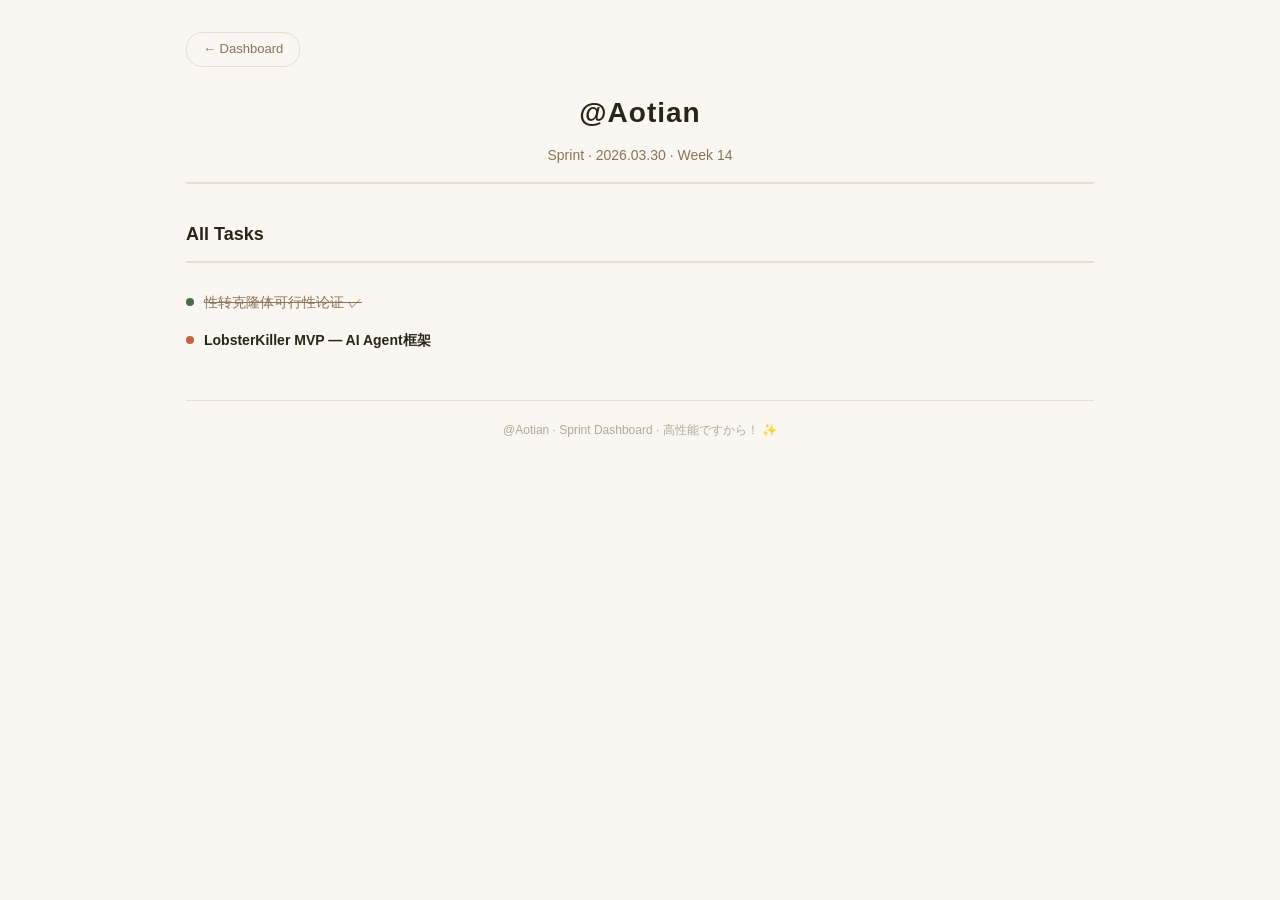
<file: aotian.html>
<!DOCTYPE html>
<html lang="zh-CN">
<head>
<meta charset="UTF-8">
<meta name="viewport" content="width=device-width, initial-scale=1.0">
<title>@Aotian · Sprint</title>
<style>* { margin: 0; padding: 0; box-sizing: border-box; }
body { font-family: -apple-system, "Helvetica Neue", "PingFang SC", "Hiragino Sans GB", sans-serif; background: #FAF6F1; color: #2C2418; padding: 32px 36px; max-width: 980px; margin: 0 auto; line-height: 1.6; }
.header { text-align: center; margin-bottom: 24px; padding-bottom: 16px; border-bottom: 2px solid #E8DDD0; }
.header h1 { font-size: 28px; font-weight: 700; letter-spacing: 1px; }
.header .meta { font-size: 14px; color: #8B7355; margin-top: 8px; }
.stats { display: flex; justify-content: center; gap: 24px; margin-top: 16px; }
.stat-pill { display: inline-flex; align-items: center; gap: 6px; padding: 6px 16px; border-radius: 20px; font-size: 13px; font-weight: 600; }
.stat-urgent { background: #F5E6E0; color: #8B2E1A; }
.stat-normal { background: #E0E8F0; color: #2A4A66; }
.stat-total { background: #E8E0D6; color: #5A4A3A; }

/* Floating sidebar */
.float-sidebar { position: fixed; top: 50%; left: 24px; transform: translateY(-50%); width: 120px; background: #2C2418; border-radius: 14px; padding: 20px 16px; display: flex; flex-direction: column; gap: 4px; z-index: 100; box-shadow: 0 4px 20px rgba(0,0,0,0.15); }
@media (max-width: 900px) { .float-sidebar { display: none; } }
.float-sidebar-title { font-size: 10px; font-weight: 600; color: #8B7355; text-transform: uppercase; letter-spacing: 2px; margin-bottom: 12px; padding-bottom: 10px; border-bottom: 1px solid #4A3A28; }
.float-sidebar-link { display: block; font-size: 13px; font-weight: 500; color: #D0C8BC; text-decoration: none; padding: 8px 12px; border-radius: 8px; transition: all 0.15s; }
.float-sidebar-link:hover { background: #4A3A28; color: #FAF6F1; }
.float-sidebar-link .dot { display: inline-block; width: 8px; height: 8px; border-radius: 50%; margin-right: 8px; }
.dot-rust { background: #C4633E; }
.dot-blue { background: #5A8AB0; }
.dot-green { background: #6A8B6A; }
.float-sidebar-footer { margin-top: 12px; padding-top: 10px; border-top: 1px solid #4A3A28; font-size: 10px; color: #5A4A3A; line-height: 1.4; }

/* Cards */
.cards-row { display: grid; grid-template-columns: 1fr 1fr; gap: 16px; margin-bottom: 24px; }
@media (max-width: 700px) { .cards-row { grid-template-columns: 1fr; } }
.card { background: #FFF; border-radius: 16px; padding: 22px 24px; border: 1px solid #E8DDD0; position: relative; overflow: hidden; }
.card::before { content: ''; position: absolute; left: 0; top: 0; bottom: 0; width: 5px; }
.card.accent-rust::before { background: #C4633E; }
.card.accent-blue::before { background: #3D6080; }
.card.accent-green::before { background: #4A6B4A; }
.card-header { display: flex; justify-content: space-between; align-items: flex-start; margin-bottom: 20px; }
.card-title { font-size: 20px; font-weight: 700; }
.card.accent-rust .card-title { color: #8B4A2A; }
.card.accent-blue .card-title { color: #2A4A66; }
.card.accent-green .card-title { color: #3A5A3A; }
.owner-tag { font-size: 12px; padding: 4px 12px; border-radius: 12px; font-weight: 600; }
.card.accent-rust .owner-tag { background: #F5E6E0; color: #8B4A2A; }
.card.accent-blue .owner-tag { background: #E0E8F0; color: #2A4A66; }
.card.accent-green .owner-tag { background: #D4E8D0; color: #3A5A3A; }
.card-desc { font-size: 13px; color: #8B7355; margin-bottom: 20px; }

/* Pipeline */
.pipeline { display: flex; align-items: center; margin-bottom: 20px; }
.pipeline-stage { padding: 6px 16px; font-size: 13px; font-weight: 500; color: #B0A898; border-radius: 6px; }
.pipeline-stage.active { font-weight: 700; color: #FFF; }
.card.accent-rust .pipeline-stage.active { background: #C4633E; }
.card.accent-blue .pipeline-stage.active { background: #3D6080; }
.card.accent-green .pipeline-stage.active { background: #4A6B4A; }
.pipeline-stage.done { color: #8B7355; text-decoration: line-through; }
.pipeline-arrow { color: #D0C8BC; font-size: 14px; margin: 0 4px; }

/* Progress */
.progress-row { display: flex; align-items: center; gap: 16px; margin-bottom: 20px; }
.progress-label { font-size: 12px; font-weight: 600; color: #8B7355; text-transform: uppercase; letter-spacing: 1px; min-width: 72px; }
.progress-bar { flex: 1; height: 12px; background: #E8E0D6; border-radius: 6px; overflow: hidden; }
.progress-fill { height: 100%; border-radius: 6px; }
.card.accent-rust .progress-fill { background: linear-gradient(90deg, #C4633E, #D4845A); }
.card.accent-blue .progress-fill { background: linear-gradient(90deg, #3D6080, #5A8AB0); }
.card.accent-green .progress-fill { background: linear-gradient(90deg, #4A6B4A, #6A8B6A); }
.progress-pct { font-size: 14px; font-weight: 700; }
.card.accent-rust .progress-pct { color: #C4633E; }
.card.accent-blue .progress-pct { color: #3D6080; }
.card.accent-green .progress-pct { color: #4A6B4A; }

/* Info grid */
.info-grid { display: grid; grid-template-columns: 72px 1fr; gap: 8px 16px; margin-bottom: 20px; }
.info-label { font-size: 12px; font-weight: 600; color: #8B7355; text-transform: uppercase; letter-spacing: 1px; padding-top: 2px; }
.info-value { font-size: 14px; }
.info-value.blocker { color: #8B2E1A; font-weight: 600; }

/* Milestones */
.milestones { list-style: none; }
.milestones li { font-size: 13px; padding: 4px 0; display: flex; align-items: center; gap: 8px; }
.ms-icon { width: 20px; height: 20px; border-radius: 50%; display: flex; align-items: center; justify-content: center; font-size: 11px; flex-shrink: 0; }
.ms-done { background: #D4E8D0; color: #3A5A3A; }
.ms-active { background: #F5E6E0; color: #8B2E1A; font-weight: 700; }
.ms-todo { background: #E8E0D6; color: #B0A898; }
.ms-text-done { color: #8B7355; text-decoration: line-through; }
.ms-text-active { color: #2C2418; font-weight: 600; }
.ms-text-todo { color: #B0A898; }

/* Section */
.section-title { font-size: 18px; font-weight: 700; margin: 36px 0 20px; padding-bottom: 12px; border-bottom: 2px solid #E8DDD0; }

/* Kanban */
.kanban { display: grid; grid-template-columns: 1fr 1fr 1fr; gap: 16px; margin-bottom: 32px; }
@media (max-width: 600px) { .kanban { grid-template-columns: 1fr; } }
.kanban-col { background: #F5F0EA; border-radius: 12px; padding: 12px; max-height: 360px; overflow-y: auto; scrollbar-width: none; -ms-overflow-style: none; }
.kanban-col::-webkit-scrollbar { display: none; }
.kanban-header { font-size: 12px; font-weight: 700; text-transform: uppercase; letter-spacing: 2px; padding: 8px 12px; border-radius: 8px; margin-bottom: 12px; text-align: center; }
.kanban-todo { background: #F5E6E0; color: #8B2E1A; }
.kanban-progress { background: #FFF3D6; color: #8B6914; }
.kanban-done { background: #D4E8D0; color: #3A5A3A; }
.kanban-card { background: #FFF; border-radius: 8px; padding: 10px 14px; margin-bottom: 8px; font-size: 13px; color: #2C2418; border-left: 3px solid #E8DDD0; box-shadow: 0 1px 3px rgba(0,0,0,0.04); }
.kanban-card.active { border-left-color: #C4633E; font-weight: 600; }
.kanban-card.done { border-left-color: #4A6B4A; color: #8B7355; text-decoration: line-through; }
.kanban-card.dim { color: #B0A898; }
.kanban-owner { float: right; font-size: 11px; font-weight: 400; color: #8B7355; background: #F5F0EA; padding: 2px 8px; border-radius: 10px; }

/* Sprint list */
.sprint-group { margin-bottom: 20px; }
.sprint-owner { font-size: 14px; font-weight: 700; color: #5A4A3A; margin-bottom: 8px; }
.sprint-list { list-style: none; }
.sprint-list li { font-size: 14px; padding: 6px 0 6px 16px; position: relative; }
.sprint-list li::before { content: ''; position: absolute; left: 0; top: 50%; transform: translateY(-50%); width: 8px; height: 8px; border-radius: 50%; }
.sprint-list li.urgent::before { background: #C4633E; }
.sprint-list li.normal::before { background: #5A8AB0; }
.sprint-list li.backlog::before { background: #D0C8BC; }
.sprint-list li.urgent { font-weight: 600; }

/* Task list (user pages) */
.task-list { list-style: none; }
.task-list li { font-size: 14px; padding: 8px 0 8px 18px; position: relative; }
.task-list li::before { content: ''; position: absolute; left: 0; top: 50%; transform: translateY(-50%); width: 8px; height: 8px; border-radius: 50%; }
.task-list li.urgent::before { background: #C4633E; }
.task-list li.normal::before { background: #5A8AB0; }
.task-list li.done-item::before { background: #4A6B4A; }
.task-list li.urgent { font-weight: 600; }
.task-list li.done-item { color: #8B7355; text-decoration: line-through; }

/* Back link */
.back { display: inline-block; font-size: 13px; color: #8B7355; text-decoration: none; margin-bottom: 24px; padding: 6px 16px; border-radius: 16px; border: 1px solid #E8DDD0; }
.back:hover { background: #2C2418; color: #FAF6F1; border-color: #2C2418; }

.footer { text-align: center; font-size: 12px; color: #B0A898; margin-top: 40px; padding-top: 20px; border-top: 1px solid #E8DDD0; }
</style>
</head>
<body>
<a class="back" href="index.html">← Dashboard</a>
<div class="header">
  <h1 style="color: var(--accent);">@Aotian</h1>
  <div class="meta">Sprint · 2026.03.30 · Week 14</div>
</div>



<div class="section-title">All Tasks</div>
<ul class="task-list">
  
  <li class="done-item">性转克隆体可行性论证 ✓</li>
  
  <li class="urgent">LobsterKiller MVP — AI Agent框架</li>
  
</ul>

<div class="footer">@Aotian · Sprint Dashboard · 高性能ですから！ ✨</div>
</body>
</html>
</file>
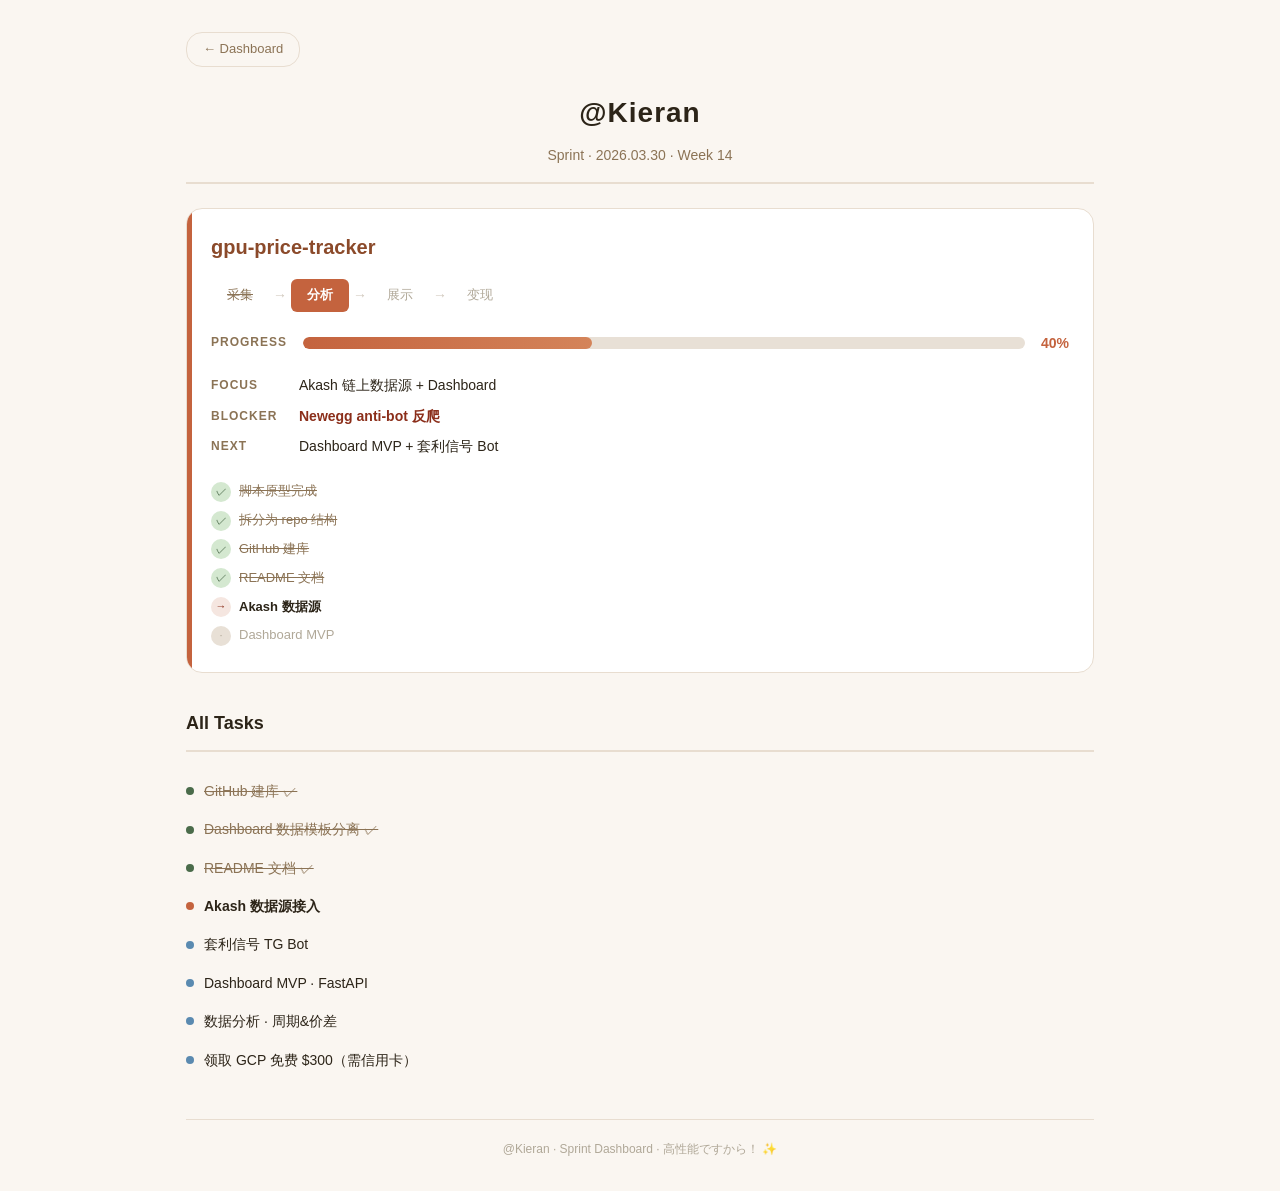
<file: kieran.html>
<!DOCTYPE html>
<html lang="zh-CN">
<head>
<meta charset="UTF-8">
<meta name="viewport" content="width=device-width, initial-scale=1.0">
<title>@Kieran · Sprint</title>
<style>* { margin: 0; padding: 0; box-sizing: border-box; }
body { font-family: -apple-system, "Helvetica Neue", "PingFang SC", "Hiragino Sans GB", sans-serif; background: #FAF6F1; color: #2C2418; padding: 32px 36px; max-width: 980px; margin: 0 auto; line-height: 1.6; }
.header { text-align: center; margin-bottom: 24px; padding-bottom: 16px; border-bottom: 2px solid #E8DDD0; }
.header h1 { font-size: 28px; font-weight: 700; letter-spacing: 1px; }
.header .meta { font-size: 14px; color: #8B7355; margin-top: 8px; }
.stats { display: flex; justify-content: center; gap: 24px; margin-top: 16px; }
.stat-pill { display: inline-flex; align-items: center; gap: 6px; padding: 6px 16px; border-radius: 20px; font-size: 13px; font-weight: 600; }
.stat-urgent { background: #F5E6E0; color: #8B2E1A; }
.stat-normal { background: #E0E8F0; color: #2A4A66; }
.stat-total { background: #E8E0D6; color: #5A4A3A; }

/* Floating sidebar */
.float-sidebar { position: fixed; top: 50%; left: 24px; transform: translateY(-50%); width: 120px; background: #2C2418; border-radius: 14px; padding: 20px 16px; display: flex; flex-direction: column; gap: 4px; z-index: 100; box-shadow: 0 4px 20px rgba(0,0,0,0.15); }
@media (max-width: 900px) { .float-sidebar { display: none; } }
.float-sidebar-title { font-size: 10px; font-weight: 600; color: #8B7355; text-transform: uppercase; letter-spacing: 2px; margin-bottom: 12px; padding-bottom: 10px; border-bottom: 1px solid #4A3A28; }
.float-sidebar-link { display: block; font-size: 13px; font-weight: 500; color: #D0C8BC; text-decoration: none; padding: 8px 12px; border-radius: 8px; transition: all 0.15s; }
.float-sidebar-link:hover { background: #4A3A28; color: #FAF6F1; }
.float-sidebar-link .dot { display: inline-block; width: 8px; height: 8px; border-radius: 50%; margin-right: 8px; }
.dot-rust { background: #C4633E; }
.dot-blue { background: #5A8AB0; }
.dot-green { background: #6A8B6A; }
.float-sidebar-footer { margin-top: 12px; padding-top: 10px; border-top: 1px solid #4A3A28; font-size: 10px; color: #5A4A3A; line-height: 1.4; }

/* Cards */
.cards-row { display: grid; grid-template-columns: 1fr 1fr; gap: 16px; margin-bottom: 24px; }
@media (max-width: 700px) { .cards-row { grid-template-columns: 1fr; } }
.card { background: #FFF; border-radius: 16px; padding: 22px 24px; border: 1px solid #E8DDD0; position: relative; overflow: hidden; }
.card::before { content: ''; position: absolute; left: 0; top: 0; bottom: 0; width: 5px; }
.card.accent-rust::before { background: #C4633E; }
.card.accent-blue::before { background: #3D6080; }
.card.accent-green::before { background: #4A6B4A; }
.card-header { display: flex; justify-content: space-between; align-items: flex-start; margin-bottom: 20px; }
.card-title { font-size: 20px; font-weight: 700; }
.card.accent-rust .card-title { color: #8B4A2A; }
.card.accent-blue .card-title { color: #2A4A66; }
.card.accent-green .card-title { color: #3A5A3A; }
.owner-tag { font-size: 12px; padding: 4px 12px; border-radius: 12px; font-weight: 600; }
.card.accent-rust .owner-tag { background: #F5E6E0; color: #8B4A2A; }
.card.accent-blue .owner-tag { background: #E0E8F0; color: #2A4A66; }
.card.accent-green .owner-tag { background: #D4E8D0; color: #3A5A3A; }
.card-desc { font-size: 13px; color: #8B7355; margin-bottom: 20px; }

/* Pipeline */
.pipeline { display: flex; align-items: center; margin-bottom: 20px; }
.pipeline-stage { padding: 6px 16px; font-size: 13px; font-weight: 500; color: #B0A898; border-radius: 6px; }
.pipeline-stage.active { font-weight: 700; color: #FFF; }
.card.accent-rust .pipeline-stage.active { background: #C4633E; }
.card.accent-blue .pipeline-stage.active { background: #3D6080; }
.card.accent-green .pipeline-stage.active { background: #4A6B4A; }
.pipeline-stage.done { color: #8B7355; text-decoration: line-through; }
.pipeline-arrow { color: #D0C8BC; font-size: 14px; margin: 0 4px; }

/* Progress */
.progress-row { display: flex; align-items: center; gap: 16px; margin-bottom: 20px; }
.progress-label { font-size: 12px; font-weight: 600; color: #8B7355; text-transform: uppercase; letter-spacing: 1px; min-width: 72px; }
.progress-bar { flex: 1; height: 12px; background: #E8E0D6; border-radius: 6px; overflow: hidden; }
.progress-fill { height: 100%; border-radius: 6px; }
.card.accent-rust .progress-fill { background: linear-gradient(90deg, #C4633E, #D4845A); }
.card.accent-blue .progress-fill { background: linear-gradient(90deg, #3D6080, #5A8AB0); }
.card.accent-green .progress-fill { background: linear-gradient(90deg, #4A6B4A, #6A8B6A); }
.progress-pct { font-size: 14px; font-weight: 700; }
.card.accent-rust .progress-pct { color: #C4633E; }
.card.accent-blue .progress-pct { color: #3D6080; }
.card.accent-green .progress-pct { color: #4A6B4A; }

/* Info grid */
.info-grid { display: grid; grid-template-columns: 72px 1fr; gap: 8px 16px; margin-bottom: 20px; }
.info-label { font-size: 12px; font-weight: 600; color: #8B7355; text-transform: uppercase; letter-spacing: 1px; padding-top: 2px; }
.info-value { font-size: 14px; }
.info-value.blocker { color: #8B2E1A; font-weight: 600; }

/* Milestones */
.milestones { list-style: none; }
.milestones li { font-size: 13px; padding: 4px 0; display: flex; align-items: center; gap: 8px; }
.ms-icon { width: 20px; height: 20px; border-radius: 50%; display: flex; align-items: center; justify-content: center; font-size: 11px; flex-shrink: 0; }
.ms-done { background: #D4E8D0; color: #3A5A3A; }
.ms-active { background: #F5E6E0; color: #8B2E1A; font-weight: 700; }
.ms-todo { background: #E8E0D6; color: #B0A898; }
.ms-text-done { color: #8B7355; text-decoration: line-through; }
.ms-text-active { color: #2C2418; font-weight: 600; }
.ms-text-todo { color: #B0A898; }

/* Section */
.section-title { font-size: 18px; font-weight: 700; margin: 36px 0 20px; padding-bottom: 12px; border-bottom: 2px solid #E8DDD0; }

/* Kanban */
.kanban { display: grid; grid-template-columns: 1fr 1fr 1fr; gap: 16px; margin-bottom: 32px; }
@media (max-width: 600px) { .kanban { grid-template-columns: 1fr; } }
.kanban-col { background: #F5F0EA; border-radius: 12px; padding: 12px; max-height: 360px; overflow-y: auto; scrollbar-width: none; -ms-overflow-style: none; }
.kanban-col::-webkit-scrollbar { display: none; }
.kanban-header { font-size: 12px; font-weight: 700; text-transform: uppercase; letter-spacing: 2px; padding: 8px 12px; border-radius: 8px; margin-bottom: 12px; text-align: center; }
.kanban-todo { background: #F5E6E0; color: #8B2E1A; }
.kanban-progress { background: #FFF3D6; color: #8B6914; }
.kanban-done { background: #D4E8D0; color: #3A5A3A; }
.kanban-card { background: #FFF; border-radius: 8px; padding: 10px 14px; margin-bottom: 8px; font-size: 13px; color: #2C2418; border-left: 3px solid #E8DDD0; box-shadow: 0 1px 3px rgba(0,0,0,0.04); }
.kanban-card.active { border-left-color: #C4633E; font-weight: 600; }
.kanban-card.done { border-left-color: #4A6B4A; color: #8B7355; text-decoration: line-through; }
.kanban-card.dim { color: #B0A898; }
.kanban-owner { float: right; font-size: 11px; font-weight: 400; color: #8B7355; background: #F5F0EA; padding: 2px 8px; border-radius: 10px; }

/* Sprint list */
.sprint-group { margin-bottom: 20px; }
.sprint-owner { font-size: 14px; font-weight: 700; color: #5A4A3A; margin-bottom: 8px; }
.sprint-list { list-style: none; }
.sprint-list li { font-size: 14px; padding: 6px 0 6px 16px; position: relative; }
.sprint-list li::before { content: ''; position: absolute; left: 0; top: 50%; transform: translateY(-50%); width: 8px; height: 8px; border-radius: 50%; }
.sprint-list li.urgent::before { background: #C4633E; }
.sprint-list li.normal::before { background: #5A8AB0; }
.sprint-list li.backlog::before { background: #D0C8BC; }
.sprint-list li.urgent { font-weight: 600; }

/* Task list (user pages) */
.task-list { list-style: none; }
.task-list li { font-size: 14px; padding: 8px 0 8px 18px; position: relative; }
.task-list li::before { content: ''; position: absolute; left: 0; top: 50%; transform: translateY(-50%); width: 8px; height: 8px; border-radius: 50%; }
.task-list li.urgent::before { background: #C4633E; }
.task-list li.normal::before { background: #5A8AB0; }
.task-list li.done-item::before { background: #4A6B4A; }
.task-list li.urgent { font-weight: 600; }
.task-list li.done-item { color: #8B7355; text-decoration: line-through; }

/* Back link */
.back { display: inline-block; font-size: 13px; color: #8B7355; text-decoration: none; margin-bottom: 24px; padding: 6px 16px; border-radius: 16px; border: 1px solid #E8DDD0; }
.back:hover { background: #2C2418; color: #FAF6F1; border-color: #2C2418; }

.footer { text-align: center; font-size: 12px; color: #B0A898; margin-top: 40px; padding-top: 20px; border-top: 1px solid #E8DDD0; }
</style>
</head>
<body>
<a class="back" href="index.html">← Dashboard</a>
<div class="header">
  <h1 style="color: var(--accent);">@Kieran</h1>
  <div class="meta">Sprint · 2026.03.30 · Week 14</div>
</div>


<div class="card accent-rust">
  <div class="card-title" style="margin-bottom:16px;">gpu-price-tracker</div>
  <div class="pipeline">
    
    <span class="pipeline-stage done">采集</span>
    <span class="pipeline-arrow">→</span>
    
    <span class="pipeline-stage active">分析</span>
    <span class="pipeline-arrow">→</span>
    
    <span class="pipeline-stage ">展示</span>
    <span class="pipeline-arrow">→</span>
    
    <span class="pipeline-stage ">变现</span>
    
    
  </div>
  <div class="progress-row">
    <span class="progress-label">Progress</span>
    <div class="progress-bar"><div class="progress-fill" style="width:40%"></div></div>
    <span class="progress-pct">40%</span>
  </div>
  <div class="info-grid">
    <span class="info-label">Focus</span><span class="info-value">Akash 链上数据源 + Dashboard</span>
    <span class="info-label">Blocker</span><span class="info-value blocker">Newegg anti-bot 反爬</span>
    <span class="info-label">Next</span><span class="info-value">Dashboard MVP + 套利信号 Bot</span>
  </div>
  
  <ul class="milestones">
    
    <li>
      <span class="ms-icon ms-done">✓</span><span class="ms-text-done">脚本原型完成</span>
      
    </li>
    
    <li>
      <span class="ms-icon ms-done">✓</span><span class="ms-text-done">拆分为 repo 结构</span>
      
    </li>
    
    <li>
      <span class="ms-icon ms-done">✓</span><span class="ms-text-done">GitHub 建库</span>
      
    </li>
    
    <li>
      <span class="ms-icon ms-done">✓</span><span class="ms-text-done">README 文档</span>
      
    </li>
    
    <li>
      <span class="ms-icon ms-active">→</span><span class="ms-text-active">Akash 数据源</span>
      
    </li>
    
    <li>
      <span class="ms-icon ms-todo">·</span><span class="ms-text-todo">Dashboard MVP</span>
    </li>
    
  </ul>
  
</div>


<div class="section-title">All Tasks</div>
<ul class="task-list">
  
  <li class="done-item">GitHub 建库 ✓</li>
  
  <li class="done-item">Dashboard 数据模板分离 ✓</li>
  
  <li class="done-item">README 文档 ✓</li>
  
  <li class="urgent">Akash 数据源接入</li>
  
  <li class="normal">套利信号 TG Bot</li>
  
  <li class="normal">Dashboard MVP · FastAPI</li>
  
  <li class="normal">数据分析 · 周期&价差</li>
  
  <li class="normal">领取 GCP 免费 $300（需信用卡）</li>
  
</ul>

<div class="footer">@Kieran · Sprint Dashboard · 高性能ですから！ ✨</div>
</body>
</html>
</file>
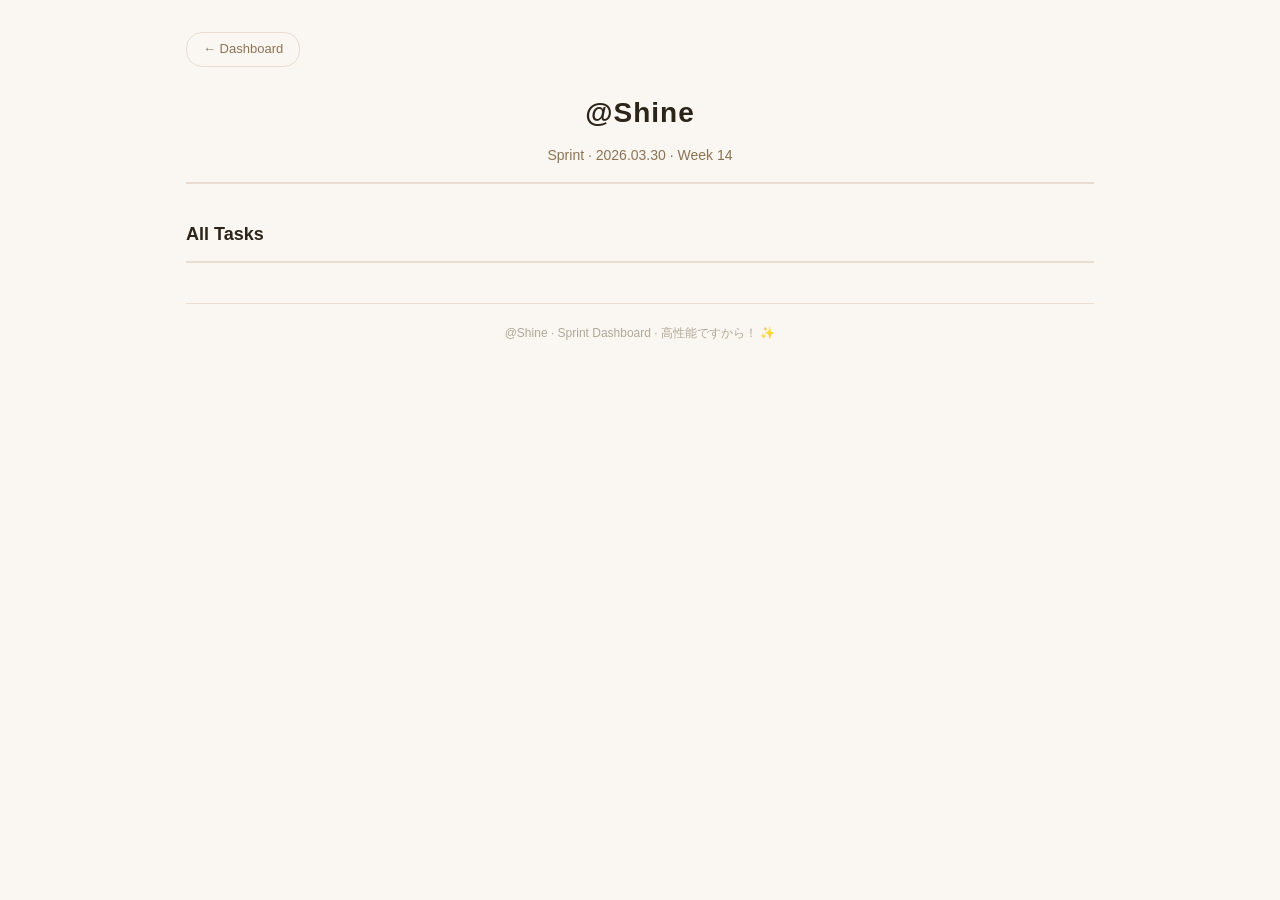
<file: shine.html>
<!DOCTYPE html>
<html lang="zh-CN">
<head>
<meta charset="UTF-8">
<meta name="viewport" content="width=device-width, initial-scale=1.0">
<title>@Shine · Sprint</title>
<style>* { margin: 0; padding: 0; box-sizing: border-box; }
body { font-family: -apple-system, "Helvetica Neue", "PingFang SC", "Hiragino Sans GB", sans-serif; background: #FAF6F1; color: #2C2418; padding: 32px 36px; max-width: 980px; margin: 0 auto; line-height: 1.6; }
.header { text-align: center; margin-bottom: 24px; padding-bottom: 16px; border-bottom: 2px solid #E8DDD0; }
.header h1 { font-size: 28px; font-weight: 700; letter-spacing: 1px; }
.header .meta { font-size: 14px; color: #8B7355; margin-top: 8px; }
.stats { display: flex; justify-content: center; gap: 24px; margin-top: 16px; }
.stat-pill { display: inline-flex; align-items: center; gap: 6px; padding: 6px 16px; border-radius: 20px; font-size: 13px; font-weight: 600; }
.stat-urgent { background: #F5E6E0; color: #8B2E1A; }
.stat-normal { background: #E0E8F0; color: #2A4A66; }
.stat-total { background: #E8E0D6; color: #5A4A3A; }

/* Floating sidebar */
.float-sidebar { position: fixed; top: 50%; left: 24px; transform: translateY(-50%); width: 120px; background: #2C2418; border-radius: 14px; padding: 20px 16px; display: flex; flex-direction: column; gap: 4px; z-index: 100; box-shadow: 0 4px 20px rgba(0,0,0,0.15); }
@media (max-width: 900px) { .float-sidebar { display: none; } }
.float-sidebar-title { font-size: 10px; font-weight: 600; color: #8B7355; text-transform: uppercase; letter-spacing: 2px; margin-bottom: 12px; padding-bottom: 10px; border-bottom: 1px solid #4A3A28; }
.float-sidebar-link { display: block; font-size: 13px; font-weight: 500; color: #D0C8BC; text-decoration: none; padding: 8px 12px; border-radius: 8px; transition: all 0.15s; }
.float-sidebar-link:hover { background: #4A3A28; color: #FAF6F1; }
.float-sidebar-link .dot { display: inline-block; width: 8px; height: 8px; border-radius: 50%; margin-right: 8px; }
.dot-rust { background: #C4633E; }
.dot-blue { background: #5A8AB0; }
.dot-green { background: #6A8B6A; }
.float-sidebar-footer { margin-top: 12px; padding-top: 10px; border-top: 1px solid #4A3A28; font-size: 10px; color: #5A4A3A; line-height: 1.4; }

/* Cards */
.cards-row { display: grid; grid-template-columns: 1fr 1fr; gap: 16px; margin-bottom: 24px; }
@media (max-width: 700px) { .cards-row { grid-template-columns: 1fr; } }
.card { background: #FFF; border-radius: 16px; padding: 22px 24px; border: 1px solid #E8DDD0; position: relative; overflow: hidden; }
.card::before { content: ''; position: absolute; left: 0; top: 0; bottom: 0; width: 5px; }
.card.accent-rust::before { background: #C4633E; }
.card.accent-blue::before { background: #3D6080; }
.card.accent-green::before { background: #4A6B4A; }
.card-header { display: flex; justify-content: space-between; align-items: flex-start; margin-bottom: 20px; }
.card-title { font-size: 20px; font-weight: 700; }
.card.accent-rust .card-title { color: #8B4A2A; }
.card.accent-blue .card-title { color: #2A4A66; }
.card.accent-green .card-title { color: #3A5A3A; }
.owner-tag { font-size: 12px; padding: 4px 12px; border-radius: 12px; font-weight: 600; }
.card.accent-rust .owner-tag { background: #F5E6E0; color: #8B4A2A; }
.card.accent-blue .owner-tag { background: #E0E8F0; color: #2A4A66; }
.card.accent-green .owner-tag { background: #D4E8D0; color: #3A5A3A; }
.card-desc { font-size: 13px; color: #8B7355; margin-bottom: 20px; }

/* Pipeline */
.pipeline { display: flex; align-items: center; margin-bottom: 20px; }
.pipeline-stage { padding: 6px 16px; font-size: 13px; font-weight: 500; color: #B0A898; border-radius: 6px; }
.pipeline-stage.active { font-weight: 700; color: #FFF; }
.card.accent-rust .pipeline-stage.active { background: #C4633E; }
.card.accent-blue .pipeline-stage.active { background: #3D6080; }
.card.accent-green .pipeline-stage.active { background: #4A6B4A; }
.pipeline-stage.done { color: #8B7355; text-decoration: line-through; }
.pipeline-arrow { color: #D0C8BC; font-size: 14px; margin: 0 4px; }

/* Progress */
.progress-row { display: flex; align-items: center; gap: 16px; margin-bottom: 20px; }
.progress-label { font-size: 12px; font-weight: 600; color: #8B7355; text-transform: uppercase; letter-spacing: 1px; min-width: 72px; }
.progress-bar { flex: 1; height: 12px; background: #E8E0D6; border-radius: 6px; overflow: hidden; }
.progress-fill { height: 100%; border-radius: 6px; }
.card.accent-rust .progress-fill { background: linear-gradient(90deg, #C4633E, #D4845A); }
.card.accent-blue .progress-fill { background: linear-gradient(90deg, #3D6080, #5A8AB0); }
.card.accent-green .progress-fill { background: linear-gradient(90deg, #4A6B4A, #6A8B6A); }
.progress-pct { font-size: 14px; font-weight: 700; }
.card.accent-rust .progress-pct { color: #C4633E; }
.card.accent-blue .progress-pct { color: #3D6080; }
.card.accent-green .progress-pct { color: #4A6B4A; }

/* Info grid */
.info-grid { display: grid; grid-template-columns: 72px 1fr; gap: 8px 16px; margin-bottom: 20px; }
.info-label { font-size: 12px; font-weight: 600; color: #8B7355; text-transform: uppercase; letter-spacing: 1px; padding-top: 2px; }
.info-value { font-size: 14px; }
.info-value.blocker { color: #8B2E1A; font-weight: 600; }

/* Milestones */
.milestones { list-style: none; }
.milestones li { font-size: 13px; padding: 4px 0; display: flex; align-items: center; gap: 8px; }
.ms-icon { width: 20px; height: 20px; border-radius: 50%; display: flex; align-items: center; justify-content: center; font-size: 11px; flex-shrink: 0; }
.ms-done { background: #D4E8D0; color: #3A5A3A; }
.ms-active { background: #F5E6E0; color: #8B2E1A; font-weight: 700; }
.ms-todo { background: #E8E0D6; color: #B0A898; }
.ms-text-done { color: #8B7355; text-decoration: line-through; }
.ms-text-active { color: #2C2418; font-weight: 600; }
.ms-text-todo { color: #B0A898; }

/* Section */
.section-title { font-size: 18px; font-weight: 700; margin: 36px 0 20px; padding-bottom: 12px; border-bottom: 2px solid #E8DDD0; }

/* Kanban */
.kanban { display: grid; grid-template-columns: 1fr 1fr 1fr; gap: 16px; margin-bottom: 32px; }
@media (max-width: 600px) { .kanban { grid-template-columns: 1fr; } }
.kanban-col { background: #F5F0EA; border-radius: 12px; padding: 12px; max-height: 360px; overflow-y: auto; scrollbar-width: none; -ms-overflow-style: none; }
.kanban-col::-webkit-scrollbar { display: none; }
.kanban-header { font-size: 12px; font-weight: 700; text-transform: uppercase; letter-spacing: 2px; padding: 8px 12px; border-radius: 8px; margin-bottom: 12px; text-align: center; }
.kanban-todo { background: #F5E6E0; color: #8B2E1A; }
.kanban-progress { background: #FFF3D6; color: #8B6914; }
.kanban-done { background: #D4E8D0; color: #3A5A3A; }
.kanban-card { background: #FFF; border-radius: 8px; padding: 10px 14px; margin-bottom: 8px; font-size: 13px; color: #2C2418; border-left: 3px solid #E8DDD0; box-shadow: 0 1px 3px rgba(0,0,0,0.04); }
.kanban-card.active { border-left-color: #C4633E; font-weight: 600; }
.kanban-card.done { border-left-color: #4A6B4A; color: #8B7355; text-decoration: line-through; }
.kanban-card.dim { color: #B0A898; }
.kanban-owner { float: right; font-size: 11px; font-weight: 400; color: #8B7355; background: #F5F0EA; padding: 2px 8px; border-radius: 10px; }

/* Sprint list */
.sprint-group { margin-bottom: 20px; }
.sprint-owner { font-size: 14px; font-weight: 700; color: #5A4A3A; margin-bottom: 8px; }
.sprint-list { list-style: none; }
.sprint-list li { font-size: 14px; padding: 6px 0 6px 16px; position: relative; }
.sprint-list li::before { content: ''; position: absolute; left: 0; top: 50%; transform: translateY(-50%); width: 8px; height: 8px; border-radius: 50%; }
.sprint-list li.urgent::before { background: #C4633E; }
.sprint-list li.normal::before { background: #5A8AB0; }
.sprint-list li.backlog::before { background: #D0C8BC; }
.sprint-list li.urgent { font-weight: 600; }

/* Task list (user pages) */
.task-list { list-style: none; }
.task-list li { font-size: 14px; padding: 8px 0 8px 18px; position: relative; }
.task-list li::before { content: ''; position: absolute; left: 0; top: 50%; transform: translateY(-50%); width: 8px; height: 8px; border-radius: 50%; }
.task-list li.urgent::before { background: #C4633E; }
.task-list li.normal::before { background: #5A8AB0; }
.task-list li.done-item::before { background: #4A6B4A; }
.task-list li.urgent { font-weight: 600; }
.task-list li.done-item { color: #8B7355; text-decoration: line-through; }

/* Back link */
.back { display: inline-block; font-size: 13px; color: #8B7355; text-decoration: none; margin-bottom: 24px; padding: 6px 16px; border-radius: 16px; border: 1px solid #E8DDD0; }
.back:hover { background: #2C2418; color: #FAF6F1; border-color: #2C2418; }

.footer { text-align: center; font-size: 12px; color: #B0A898; margin-top: 40px; padding-top: 20px; border-top: 1px solid #E8DDD0; }
</style>
</head>
<body>
<a class="back" href="index.html">← Dashboard</a>
<div class="header">
  <h1 style="color: var(--accent);">@Shine</h1>
  <div class="meta">Sprint · 2026.03.30 · Week 14</div>
</div>



<div class="section-title">All Tasks</div>
<ul class="task-list">
  
</ul>

<div class="footer">@Shine · Sprint Dashboard · 高性能ですから！ ✨</div>
</body>
</html>
</file>
